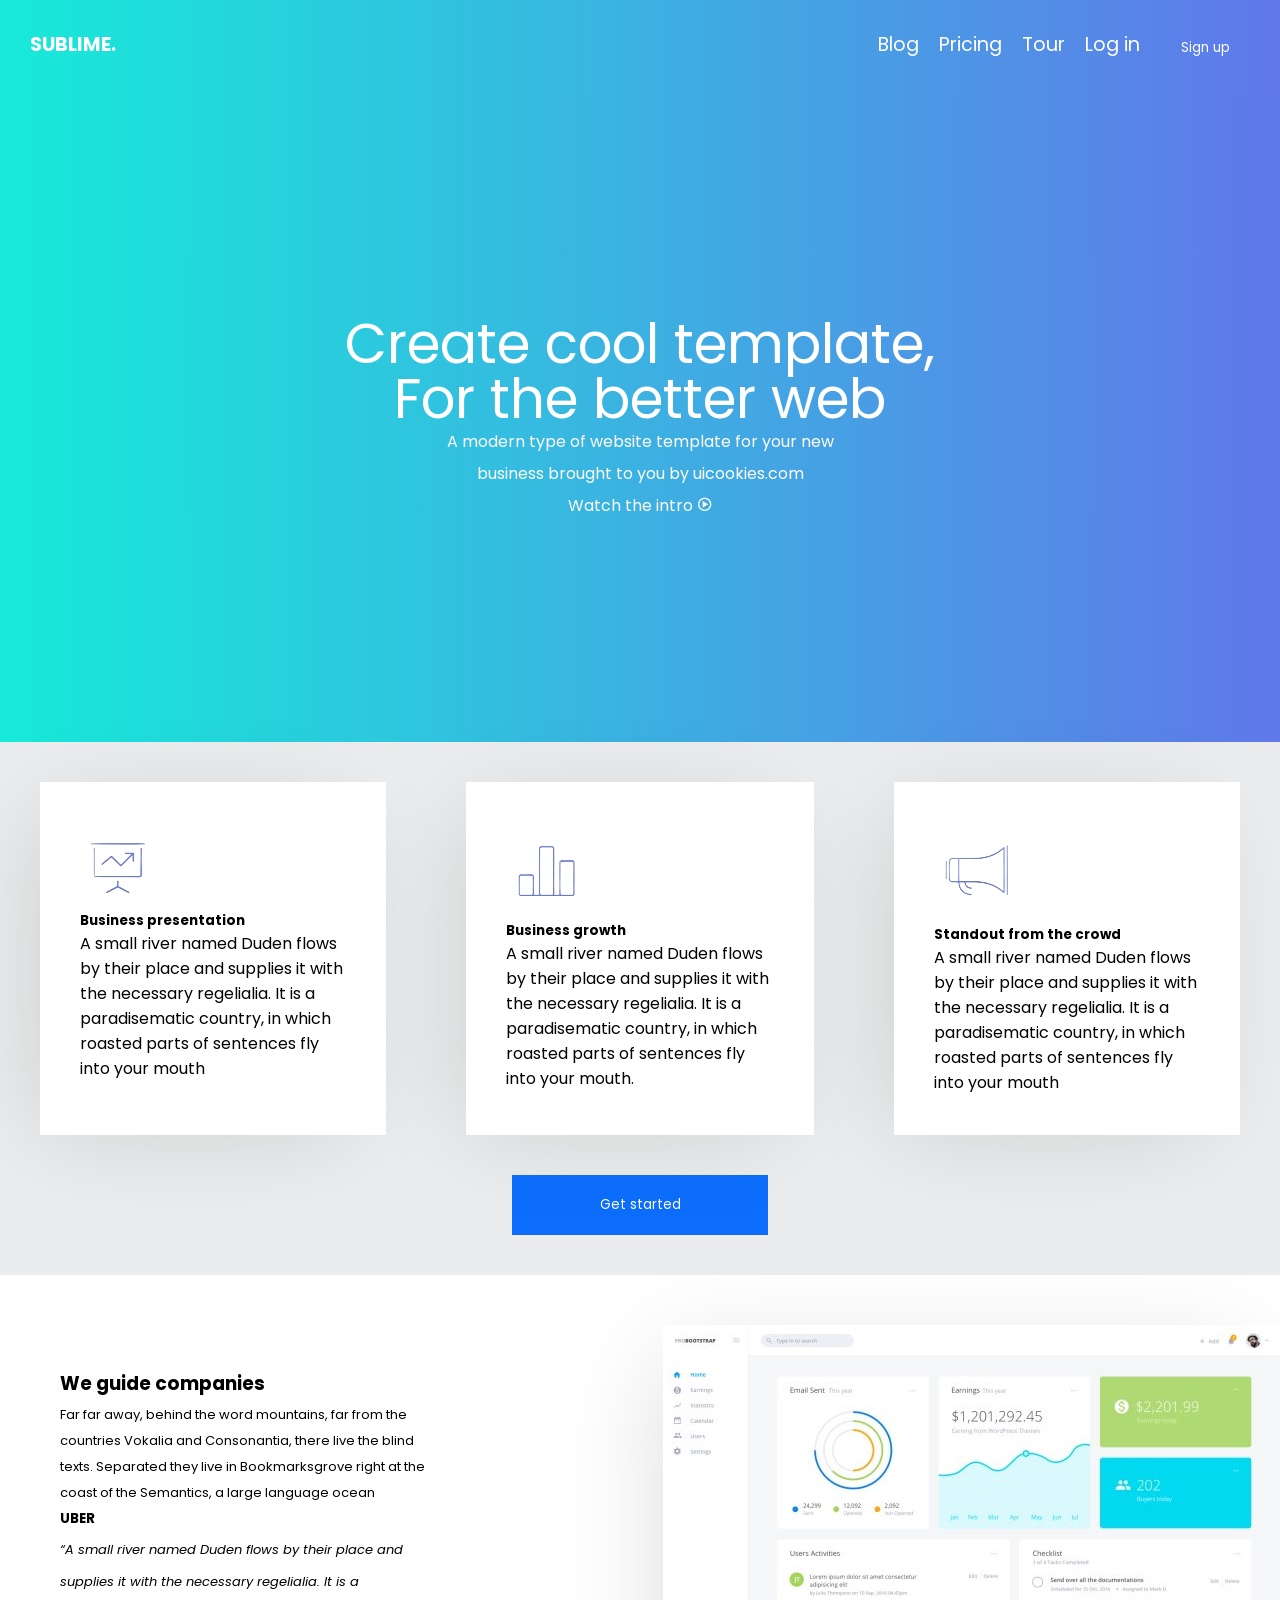
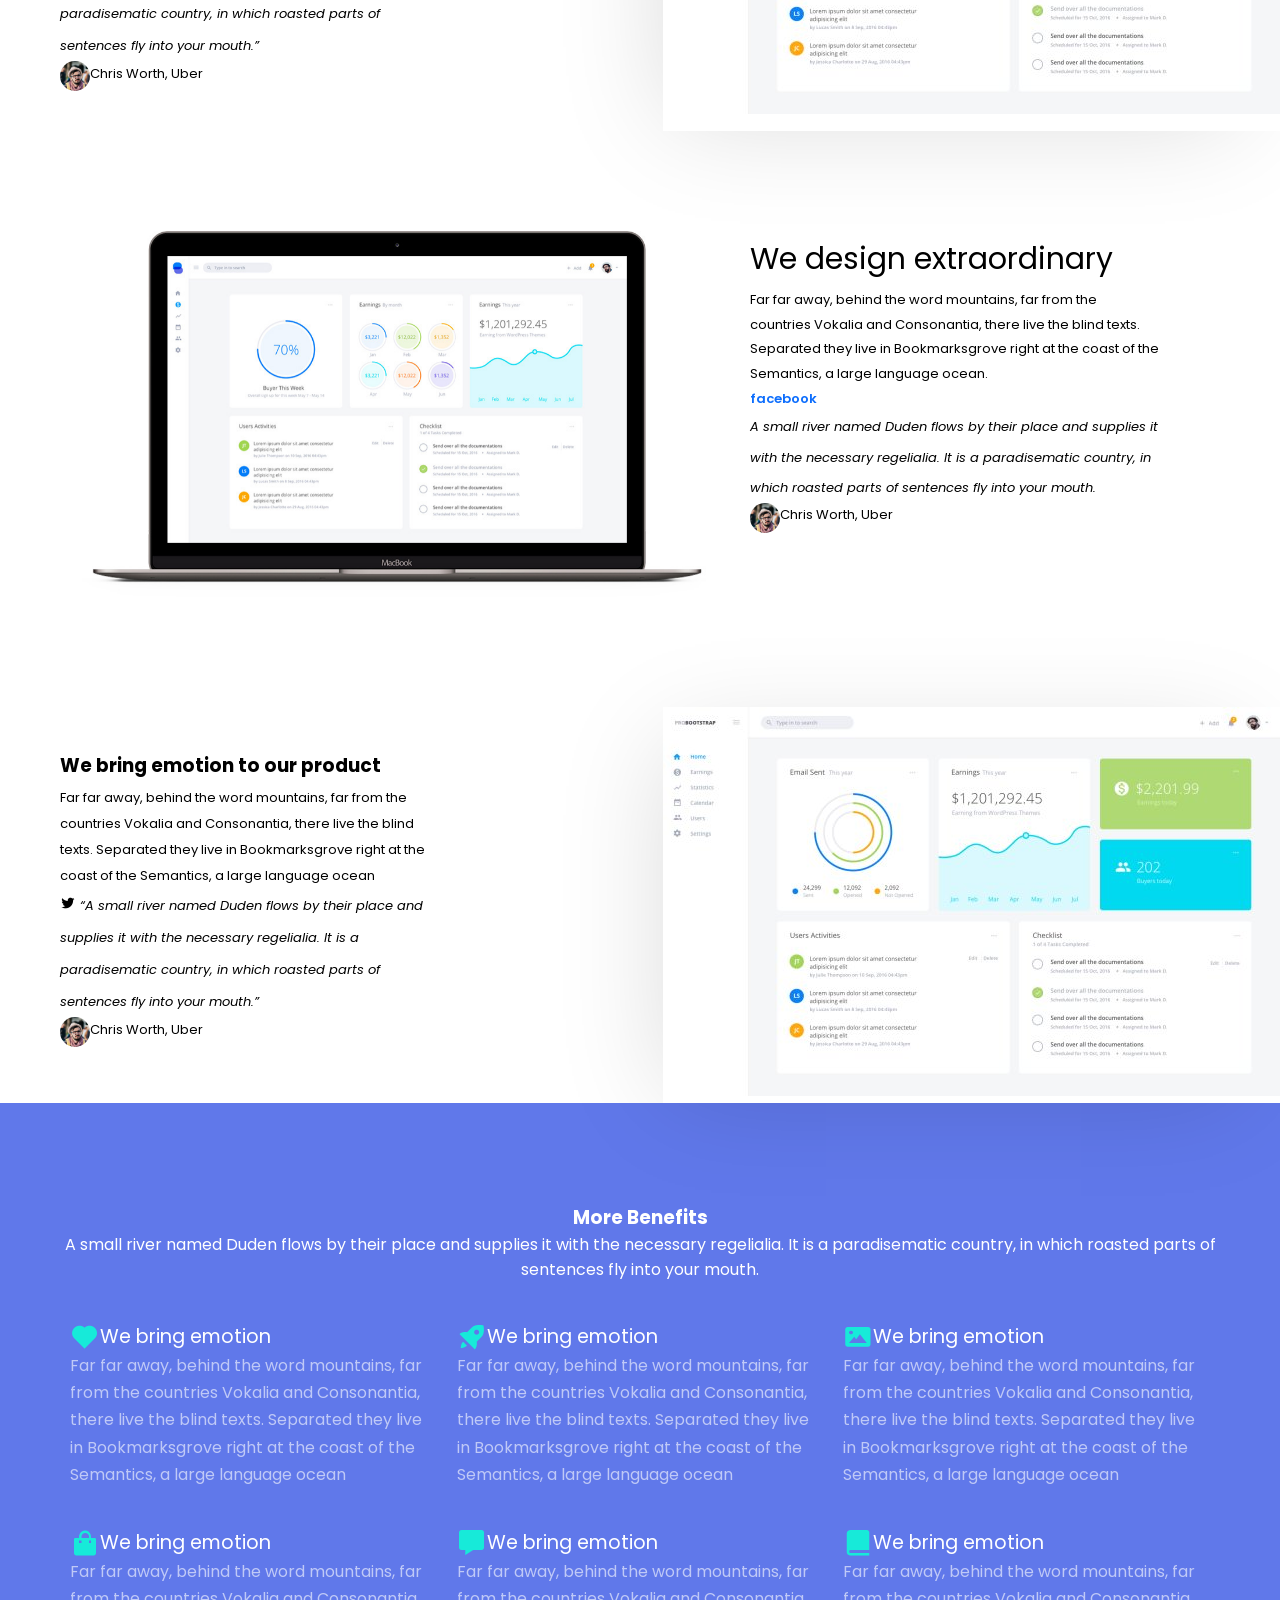
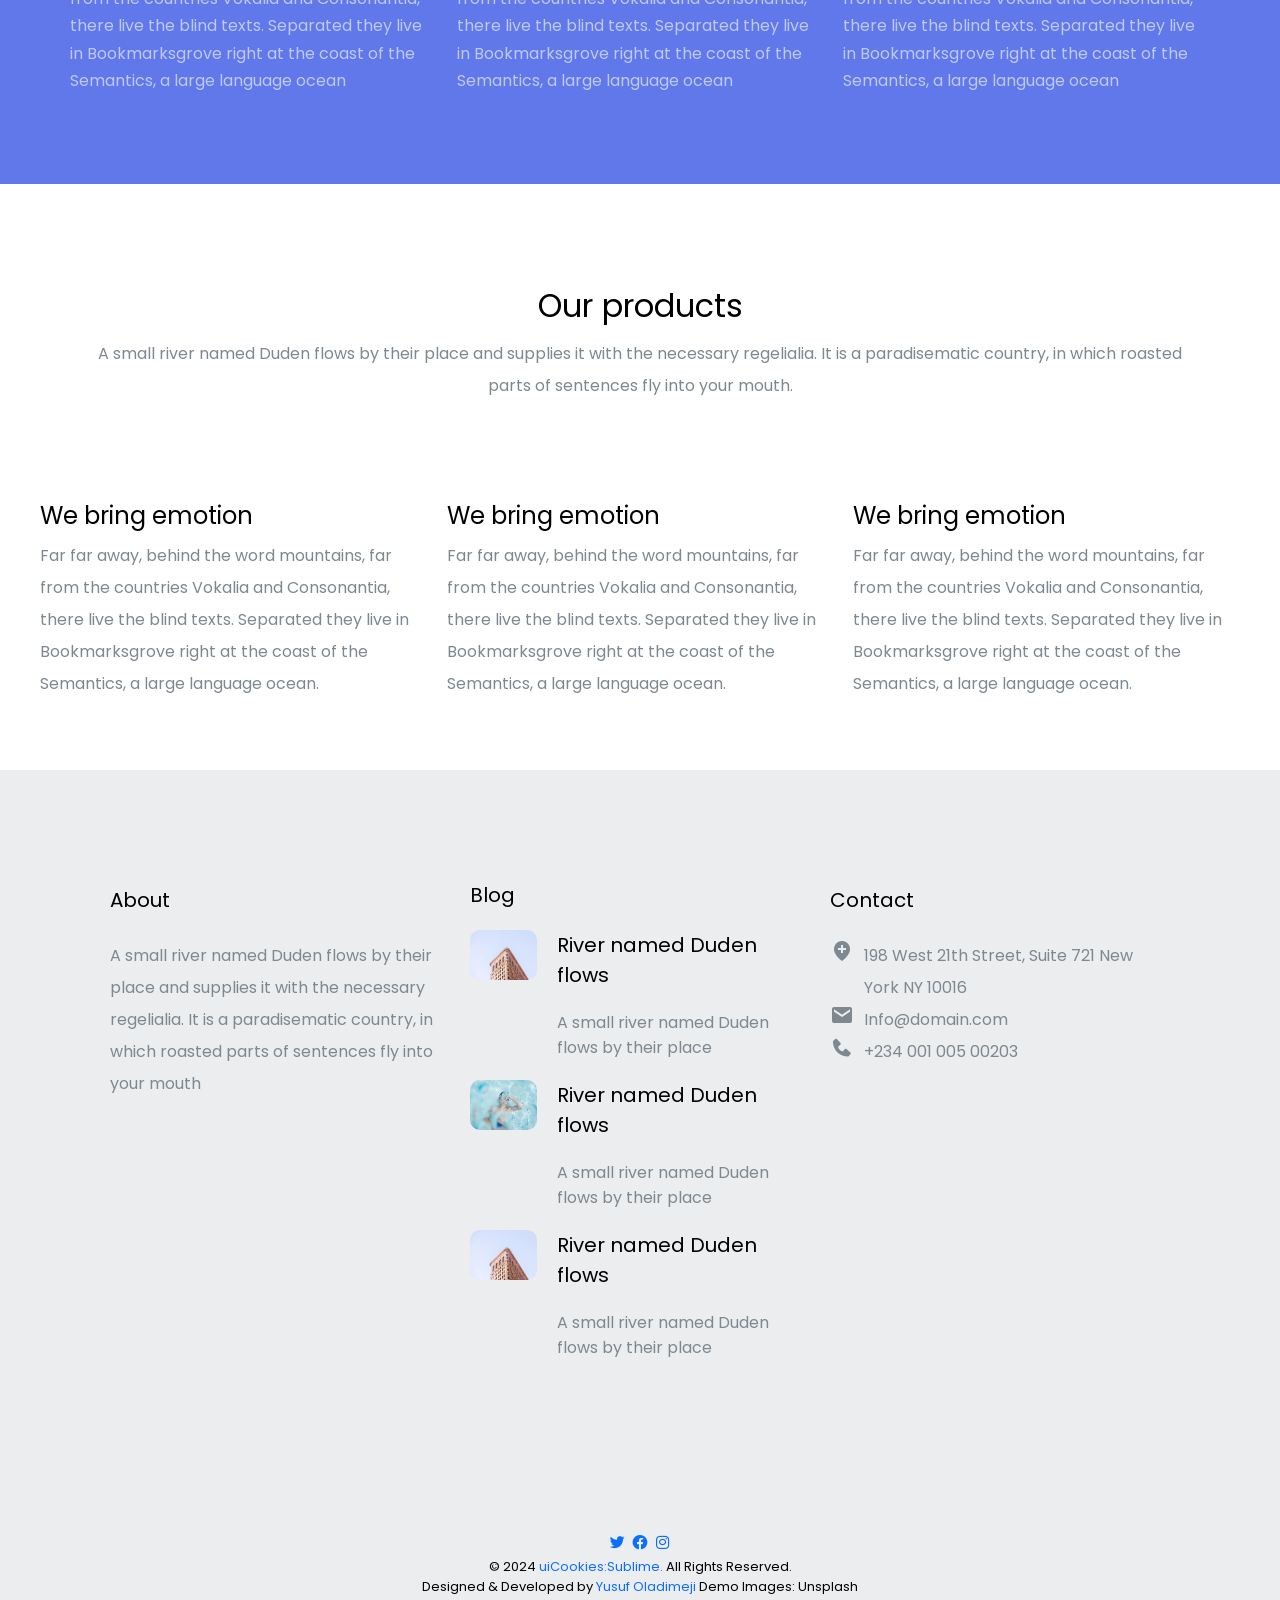
<file: index.html>
<!DOCTYPE html>
<html lang="en">
<head>
    <meta charset="UTF-8">
    <meta name="viewport" content="width=device-width, initial-scale=1.0">
    <link rel="stylesheet" href="sublime.css">
    <link rel="preconnect" href="https://fonts.googleapis.com">
    <link rel="preconnect" href="https://fonts.gstatic.com" crossorigin>
    <link href="https://fonts.googleapis.com/css2?family=Poppins:ital,wght@0,100;0,200;0,300;0,400;0,500;0,600;0,700;0,800;0,900;1,100;1,200;1,300;1,400;1,500;1,600;1,700;1,800;1,900&display=swap" rel="stylesheet">
    <link rel="stylesheet"
    href="https://unpkg.com/boxicons@latest/css/boxicons.min.css">
    <link
    rel="stylesheet"
    href="https://cdnjs.cloudflare.com/ajax/libs/animate.css/4.1.1/animate.min.css"
  />
    <title>Document</title>
</head>
<body>
    
    <div class="sublimee">
        <header class="head">
        <div>
            <h4><a href="#">SUBLIME.</a></h4>
        </div>
        <nav>
            <ul>
                <li><a href="#">Blog</a></li>
                <li><a href="#">Pricing</a></li>
                <li><a href="#">Tour</a></li>
                <li><a href="#">Log in</a></li>
                <button>Sign up</button>
            </ul>
        </nav>
    </header>
        <div class="blog">
            <div class="mini">
                <p class="big">Create cool template, For the better web</p>
                <p class="animate__animated animate__backInUp ">A modern type of website template for your new <br> business brought to you by <a href="3"> uicookies.com</a></p>
                <p class="animate__animated animate__backInUp">
                    <a href="3">Watch the intro</a>
                    <i class='bx bx-play-circle'></i>
                </p>
            </div>
        </div>
        <div class="bbback" >
            <div  class="pop animate__animated animate__backInUp">
                <div class="bx1">
                    <img src="/bussiness-removebg-preview.png" alt="">
                    <h5>Business presentation</h5>
                    <p>A small river named Duden flows by their place and supplies it with the necessary regelialia. It is a paradisematic country, in which roasted parts of sentences fly into your mouth</p>
                </div>
                <div class="bx1">
                    <img src="/growth.png" alt="">
                    <h5>Business growth</h5>
                    <p>A small river named Duden flows by their place and supplies it with the necessary regelialia. It is a paradisematic country, in which roasted parts of sentences fly into your mouth.</p>
                </div>
                <div class="bx1">
                    <img src="/ceowd.png" alt="">
                    <h5>Standout from the crowd</h5>
                    <p>A small river named Duden flows by their place and supplies it with the necessary regelialia. It is a paradisematic country, in which roasted parts of sentences fly into your mouth</p>
                </div>
             </div>
         <button class="blu ">Get started</button>
        </div>
        <div class="frame2">
            <div class="uber animate__animated animate__backInLeft">
                <h3>We guide companies</h3>
                <p>Far far away, behind the word mountains, far from the countries Vokalia and Consonantia, there live the blind texts. Separated they live in Bookmarksgrove right at the coast of the Semantics, a large language ocean</p>
                <h5>UBER</h5>
                <em>“A small river named Duden flows by their place and supplies it with the necessary regelialia. It is a paradisematic country, in which roasted parts of sentences fly into your mouth.”</em>
                <div class="minim">
                    <img src="/person_1.jpg" alt="">
                    <p>Chris Worth, Uber</p>
                </div>
            </div>
            <div class="reduce animate__animated animate__backInRight">
                <img src="/img_showcase_2 (1).jpg" alt="">
            </div>
        </div>
        <div class="container2"> 
            <div class="laptop_1 animate__animated animate__backInLeft">
                <img src="/laptop_1.jpg" alt="">
            </div>
            <div class="container">
                   <div class="xtra animate__animated animate__backInRight">
                       <h3> We design extraordinary</h3>
                       <p> Far far away, behind the word mountains, far from the countries Vokalia and Consonantia, there live the blind texts. Separated they live in Bookmarksgrove right at the coast of the Semantics, a large language ocean.</p>
                       <p class="fb">facebook</p>
                       <em>A small river named Duden flows by their place and supplies it with the necessary regelialia. It is a paradisematic country, in which roasted parts of sentences fly into your mouth.</em>
                   </div>
                    <div class="minim">
                        <img src="/person_1.jpg" alt="">
                        <p>Chris Worth, Uber</p>
                    </div>
            </div>
        </div>
        <div>
            <div class="frame2">
                <div class="uber">
                    <h3>We bring emotion to our product</h3>
                    <p>Far far away, behind the word mountains, far from the countries Vokalia and Consonantia, there live the blind texts. Separated they live in Bookmarksgrove right at the coast of the Semantics, a large language ocean</p>
                    <i class='bx bxl-twitter'></i>
                    <em>“A small river named Duden flows by their place and supplies it with the necessary regelialia. It is a paradisematic country, in which roasted parts of sentences fly into your mouth.”</em>
                    <div class="minim">
                        <img src="/person_1.jpg" alt="">
                        <p>Chris Worth, Uber</p>
                    </div>
                </div>
                <div class="reduce">
                    <img src="/img_showcase_2 (1).jpg" alt="">
                </div>
            </div>
        </div>
        <div class="alll"> 
            <div class="benefits">
                <h3>More Benefits</h3>
                <p>A small river named Duden flows by their place and supplies it with the necessary regelialia. It is a paradisematic country, in which roasted parts of sentences fly into your mouth.</p>
            </div>
            <div class="container3">
                <div class="emo">
                    <div class="heart">
                        <i class='bx bxs-heart'></i>
                        <h5> We bring emotion</h5>
                    </div>
                    <p>Far far away, behind the word mountains, far from the countries Vokalia and Consonantia, there live the blind texts. Separated they live in Bookmarksgrove right at the coast of the Semantics, a large language ocean</p>
                </div>
                <div class="emo">
                    <div class="heart">
                        <i class='bx bxs-rocket'></i>
                        <h5> We bring emotion</h5>
                    </div>
                    <p>Far far away, behind the word mountains, far from the countries Vokalia and Consonantia, there live the blind texts. Separated they live in Bookmarksgrove right at the coast of the Semantics, a large language ocean</p>
                </div>
                <div class="emo">
                    <div class="heart">
                        <i class='bx bxs-image'></i>
                        <h5> We bring emotion</h5>
                    </div>
                    <p>Far far away, behind the word mountains, far from the countries Vokalia and Consonantia, there live the blind texts. Separated they live in Bookmarksgrove right at the coast of the Semantics, a large language ocean</p>
                </div>
                <div class="emo">
                    <div class="heart">
                        <i class='bx bxs-shopping-bag'></i>
                        <h5> We bring emotion</h5>
                    </div>
                    <p>Far far away, behind the word mountains, far from the countries Vokalia and Consonantia, there live the blind texts. Separated they live in Bookmarksgrove right at the coast of the Semantics, a large language ocean</p>
                </div>
                <div class="emo">
                    <div class="heart">
                        <i class='bx bxs-message'></i>
                        <h5> We bring emotion</h5>
                    </div>
                    <p>Far far away, behind the word mountains, far from the countries Vokalia and Consonantia, there live the blind texts. Separated they live in Bookmarksgrove right at the coast of the Semantics, a large language ocean</p>
                </div>
                <div class="emo">
                    <div class="heart">
                        <i class='bx bxs-book-alt'></i>
                        <h5> We bring emotion</h5>
                    </div>
                    <p>Far far away, behind the word mountains, far from the countries Vokalia and Consonantia, there live the blind texts. Separated they live in Bookmarksgrove right at the coast of the Semantics, a large language ocean</p>
                </div>
            </div>
        </div>
        <div class="container4">
            <div class="con4">
                <h3>Our products</h3>
                <p>A small river named Duden flows by their place and supplies it with the necessary regelialia. It is a paradisematic country, in which roasted parts of sentences fly into your mouth.</p>
            </div>
            <div  class="cn4">
                <div>
                    <h5>We bring emotion</h5>
                    <p> Far far away, behind the word mountains, far from the countries Vokalia and Consonantia, there live the blind texts. Separated they live in Bookmarksgrove right at the coast of the Semantics, a large language ocean.</p>
                </div>
                <div>
                    <h5>We bring emotion</h5>
                    <p> Far far away, behind the word mountains, far from the countries Vokalia and Consonantia, there live the blind texts. Separated they live in Bookmarksgrove right at the coast of the Semantics, a large language ocean.</p>
                </div>
                <div>
                    <h5>We bring emotion</h5>
                    <p> Far far away, behind the word mountains, far from the countries Vokalia and Consonantia, there live the blind texts. Separated they live in Bookmarksgrove right at the coast of the Semantics, a large language ocean.</p>
                </div>
            </div>
        </div>
        <div class="container5">
            <div>
                <h3>About</h3>
                <p>A small river named Duden flows by their place and supplies it with the necessary regelialia. It is a paradisematic country, in which roasted parts of sentences fly into your mouth</p>
            </div>
            <div class="ccn5">
                <h3>Blog</h3>
                <div class="cn5">
                    <div class="cn55">
                        <img src="/mini22.jpg" alt="">
                        <div>
                            <h3>River named Duden flows</h3>
                            <p>A small river named Duden flows by their place</p>
                        </div>
                    </div>
                    <div class="cn55">
                        <img src="/mimi33.jpg" alt="">
                        <div>
                            <h3>River named Duden flows</h3>
                            <p>A small river named Duden flows by their place</p>
                        </div>
                    </div>
                    <div  class="cn55">
                        <img src="/mini22.jpg" alt="">
                        <div>
                            <h3>River named Duden flows</h3>
                            <p>A small river named Duden flows by their place</p>
                        </div>
                    </div>
                </div>
            </div>
            <div>
                <h3>Contact</h3>
                <div>
                    <div class="con555">
                        <i class='bx bxs-location-plus yasa'></i>
                        <p> 198 West 21th Street, Suite 721 New York NY 10016</p>
                    </div> 
                    <div class="con555">
                        <i class='bx bxs-envelope yasa'></i>
                        <p> Info@domain.com</p>
                    </div> 
                    <div class="con555">
                        <i class='bx bxs-phone yasa'></i>
                        <p>+234 001 005 00203</p>
                    </div>
                </div>
            </div>
        </div>
        <div class="container6">
            <div class="iiii">
                <i class='bx bxl-twitter'></i>
                <i class='bx bxl-facebook-circle'></i>
                <i class='bx bxl-instagram'></i> 
            </div>
            <p>© 2024 <span class="yaa">uiCookies:Sublime.</span> All Rights Reserved.</p>
            <p>Designed & Developed by <span class="yaa">Yusuf Oladimeji</span> Demo Images: Unsplash</p>
        </div>
    </div>
</body>
</html>
</file>
<file: sublime.css>
*{
    margin: 0%;
    list-style: none;
    text-decoration: none;
    font-family: "Poppins", sans-serif;
    scroll-behavior: smooth;
    
    
}
.animate__animated {
    --animate-duration: 2s;
    /* --animate-delay: 0.9s; */
    --animate-repeat: auto ;
    
  }
.sublimee{
    overflow: hidden;   
}
h4{
    font: 100;
    color: white;
}
.head{
    display: flex;
    font-size: larger;
    justify-content: space-between;
    font-family: "Poppins", sans-serif;
    padding: 30px;
    background: linear-gradient(to right, #17ead9 0, #6078ea 100%);
    position: sticky;
    top: 0;

}
ul{
    display: flex;
    gap: 20px;
}
.blog{
    background: linear-gradient(to right, #17ead9 0, #6078ea 100%);
    text-align: center;
    font-family: "Poppins", sans-serif;
    color: white;
    padding: 220px;
    height: auto;
    line-height: 2;

}
.mini{
    width: 600px;
    margin: auto;
}
.big{
    font-size: 55px;
    line-height: 1;
}
a{
    color: white;
}
.pop{
    font-family: "Poppins", sans-serif;
    display: flex;
    background-color: #ebeced;

}
.bx1{
    background: #fff;
    padding: 40px;
    margin: 40px;
    box-shadow: -19px 12px 104px -24px rgba(0, 0, 0, .15);

}
.blu{
    border: none;
    background-color: #0d6efd;
    color: white;
    padding: 20px;
    width: 20%;
    margin-left: 40%;
    margin-bottom: 40px;
}
button{
    background-color: inherit;
    color: white;
    padding: 8px;
    width: 90px;
    border: none;
    border-color: white 3px solid;
}
.bbback{
    background-color:#ebeced ;
    border: #0d6efd 3px soild;
    width: 100%;
    height: auto;

}
.frame2{
    display: flex;
    justify-content: space-between;
    margin-top: 50px;
}
.frame2 p, em{
    font-size: small;
}
.uber{
    padding: 40px;
    width: 30%;
    margin-left: 20px;
    line-height: 2;
    /* padding: 100px; */
}
.reduce{
    box-shadow: -19px 12px 104px -24px rgba(0, 0, 0, .15);
}
.minim{
    display: flex;

}
.minim img{
    border-radius: 50%;
    width: 30px;
    height: auto;
}
.laptop_1 img{
    width: 100%;
    padding-right: 700px;
}
.fb{
    color: #0d6efd;
    font-weight: 600;
    font-size: x-large;
}
.xtra h3{
    font-weight: 400;
    font-size: 30px;
}
.container2{
    display: flex;
    justify-content: space-between;
    margin-top: 50px;
    padding-right: 50px;
    margin-right: 100px;
    line-height: 1.9;
    margin-right: 70px;
    padding:50px;
}
.container2 p, em{
    font-size: small;
}
@media (max-width:450px){
    .blog{
        text-align: center;
        padding: 5%;
    }
    .big{
        font-size: 40px;
    }
    .mini{
        width: 350px;
        height: auto;
        font-size: small; 
    }
    .pop{
        display: block;
    }
    .blu{
        border: none;
        background-color: #0d6efd;
        color: white;
        padding: 20px;
        width: 40%;
        margin:0, auto;
    }
    .frame2{
        display: block;
        line-height: normal;
    }
    .uber{
        padding: 0%;
        width: auto;
    }
    .reduce{
        width: 10px;
        height: auto;
    }
    .container2{
        display: block;
    }
    .xtra{
        line-height: normal;
        padding: 0%;
        width: auto;
    }
    .container3{
        display: block !important;
    }
    .laptop_1{
        width: 200%;
        height: auto;
    }
    .cn4{
        display: flex;
        flex-wrap: wrap;
    }
    .container5{
        display: block !important;
        margin-left: -80px;
        /* margin: 0; */
        padding: 0;
        
    }

}
.container3{
    display: grid;
    grid-template-columns: repeat(3, 1fr);
    padding-top: 30px;
}
.benefits{
    text-align: center;
}
.heart{
    display: flex;
}
.alll{
    padding: 60px;
    padding-top: 100px;
    background-color: #6078ea;
    color: white;
}
.emo{
    padding: 10px;
    padding-bottom: 30px;
}
.emo i{
    font-size: 30px;
    color: #17ead9;
}
.emo h5{
    font-weight: 400;
    font-size: larger;
}
.emo p{
    color: rgba(255, 255, 255, .6);
    line-height: 1.7;
}
.cn4{
    display: flex;
    gap: 20px;
}
.con4{
    text-align: center;
    margin-bottom: 40px;
    padding: 50px;
}
.cn4 h5{
    font-size: x-large;
    font-weight: 400;
}
.con4 h3{
    font-weight: 400;
    font-size: xx-large;
}
.container4 p{
    color: #7e8890;
}
.container4{
    padding: 40px;
    margin-bottom: 30px;
    line-height: 2;
}
.cn5 img{
    width: 70px;
    height: 50px;
    border-radius: 10px;
    margin-right: 20px;
}
.cn55{
    display: flex;
    margin-bottom: 20px;
}
.con555{
    display: flex;
}
.container5{
    display: grid;
    grid-template-columns: repeat(3, 1fr);
    background: #ecedee;
    padding: 110px;
    gap: 20px;
    line-height: 2;
}
.container6{
    text-align: center;
    background: #ecedee;
    padding: 40px;
    font-size: 13px;
}
.yaa{
    color: #0d6efd;
}
.iiii{
    font-size: large;
    color: #0d6efd;
}
.container5 h3{
    margin-bottom: 20px;
}
.container5 p{
    color: #7e8890;
}
.yasa{
    font-size: x-large;
    color: #7e8890;
    margin-right: 10px;
}
.container5 h3{
    font-weight: 400;
    font-size: 20px;
}
.ccn5{
    line-height: normal;
}
</file>
